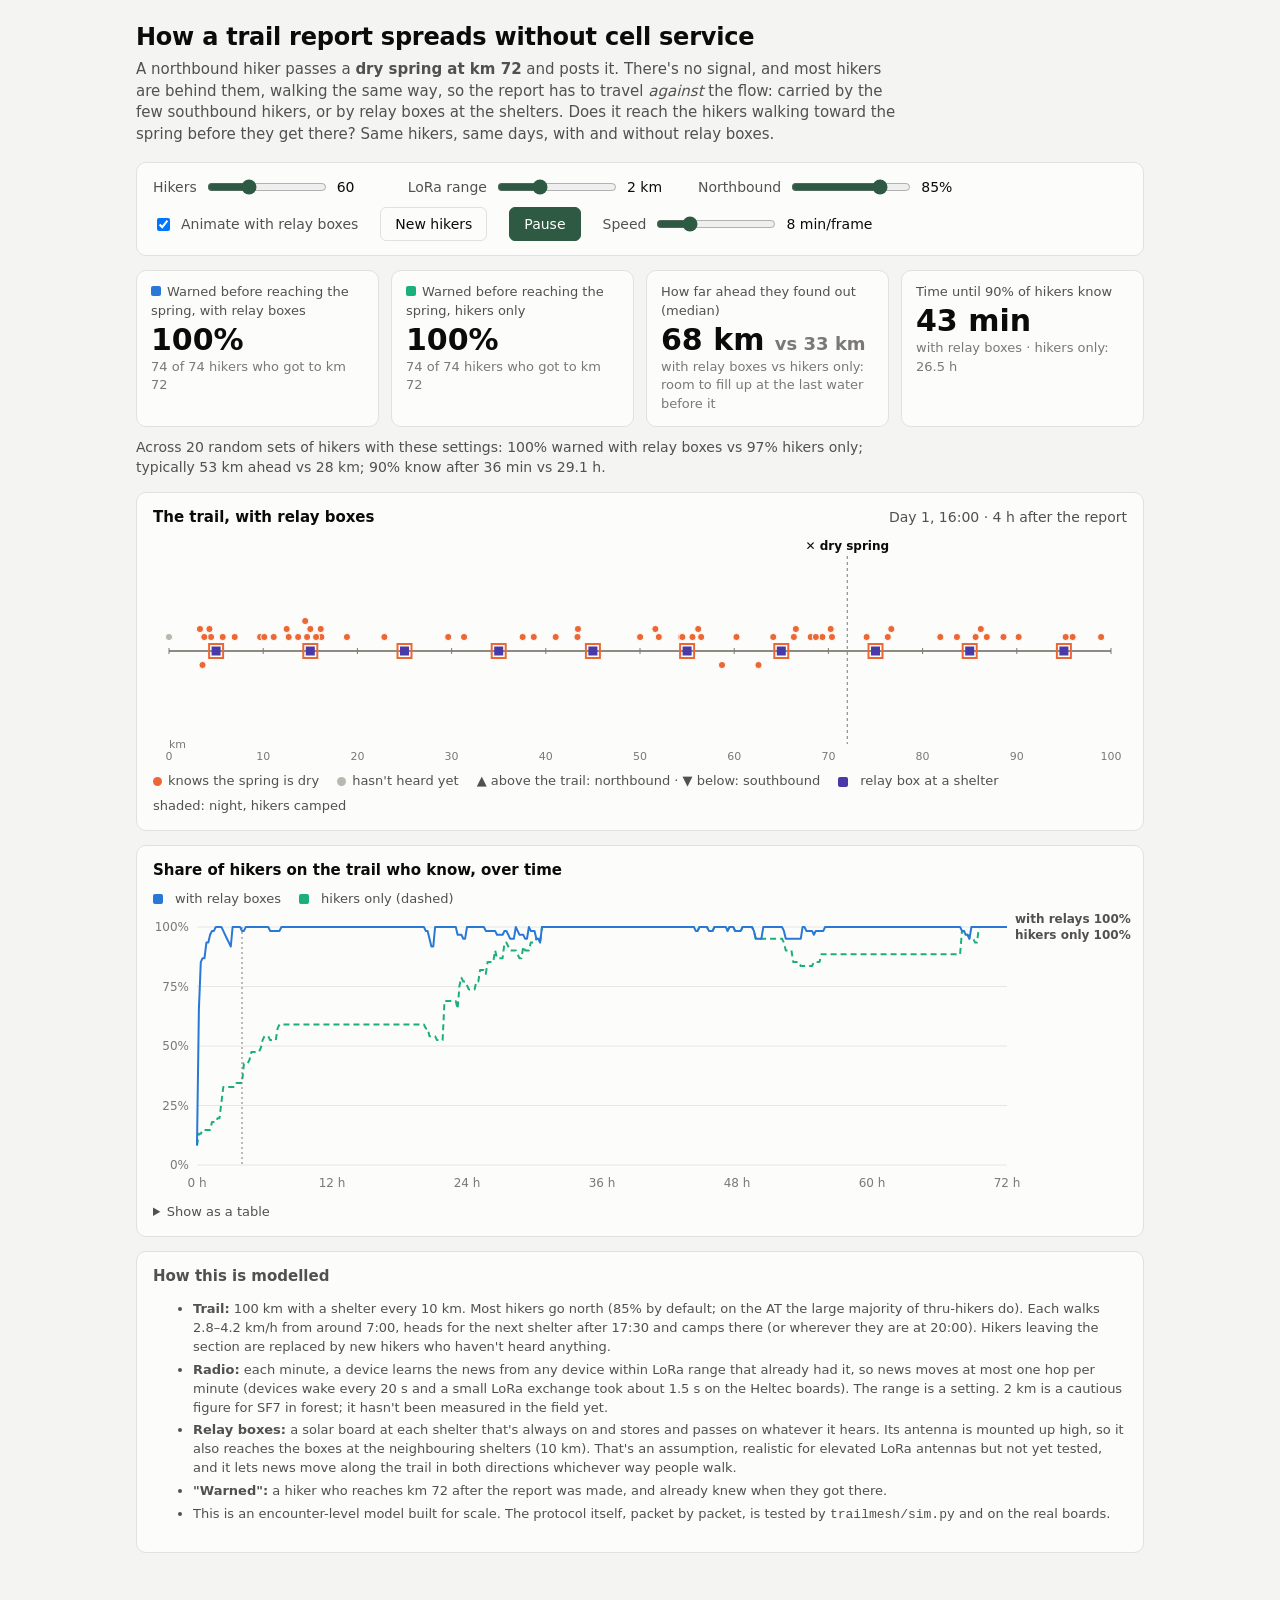
<file: mesh/web/propagation.html>
<!doctype html>
<html lang="en">
<head>
<meta charset="utf-8">
<meta name="viewport" content="width=device-width, initial-scale=1">
<title>Trail News Spread</title>
<!--
  How one trail report spreads hiker to hiker, with and without relay boxes at shelters.

  Encounter-level model, not the packet-level simulator (trailmesh/sim.py): over days
  and dozens of hikers, what matters is who is within radio range of whom. Two devices
  in range sync; on the real Heltec boards a LoRa exchange of a small update took
  ~1.5 s, while hikers stay in range of each other for minutes to hours, so an
  encounter in range = the update moves. Everything runs in this page; open it directly.
-->
<style>
  :root {
    color-scheme: light;
    --surface-0: #f4f4f2;
    --surface-1: #fcfcfb;
    --border: #e2e1dc;
    --text-primary: #0b0b0b;
    --text-secondary: #52514e;
    --text-muted: #7a7974;
    --grid: #e7e6e1;
    --trail: #8d8a80;
    --night: rgba(30, 40, 70, 0.07);
    --series-1: #2a78d6;   /* with relay boxes */
    --series-2: #1baf7a;   /* without relay boxes */
    --informed: #eb6834;   /* hiker knows about the dry spring */
    --uninformed: #b9b7ae;
    --relay: #4a3aa7;
    --accent: #2e5a43;
  }
  @media (prefers-color-scheme: dark) {
    :root:not([data-theme="light"]) {
      color-scheme: dark;
      --surface-0: #121211;
      --surface-1: #1a1a19;
      --border: #33322f;
      --text-primary: #ffffff;
      --text-secondary: #c3c2b7;
      --text-muted: #8f8e86;
      --grid: #2c2b28;
      --trail: #77756c;
      --night: rgba(120, 140, 220, 0.08);
      --series-1: #3987e5;
      --series-2: #199e70;
      --informed: #d95926;
      --uninformed: #5f5e58;
      --relay: #9085e9;
      --accent: #6fb38b;
    }
  }
  :root[data-theme="dark"] {
    color-scheme: dark;
    --surface-0: #121211; --surface-1: #1a1a19; --border: #33322f;
    --text-primary: #ffffff; --text-secondary: #c3c2b7; --text-muted: #8f8e86;
    --grid: #2c2b28; --trail: #77756c; --night: rgba(120, 140, 220, 0.08);
    --series-1: #3987e5; --series-2: #199e70; --informed: #d95926; --uninformed: #5f5e58;
    --relay: #9085e9; --accent: #6fb38b;
  }

  * { box-sizing: border-box; }
  body {
    margin: 0;
    background: var(--surface-0);
    color: var(--text-primary);
    font: 15px/1.45 system-ui, -apple-system, "Segoe UI", sans-serif;
  }
  main { max-width: 1040px; margin: 0 auto; padding: 20px 16px 40px; }
  h1 { font-size: 24px; margin: 0 0 4px; letter-spacing: -0.01em; }
  .lede { color: var(--text-secondary); margin: 0 0 16px; max-width: 760px; }
  .card {
    background: var(--surface-1);
    border: 1px solid var(--border);
    border-radius: 10px;
    padding: 14px 16px;
    margin-bottom: 14px;
  }
  .card h2 { font-size: 15px; margin: 0 0 8px; }

  .controls { display: flex; flex-wrap: wrap; gap: 10px 22px; align-items: center; }
  .controls label { display: flex; align-items: center; gap: 8px; color: var(--text-secondary); font-size: 14px; }
  .controls input[type="range"] { width: 120px; accent-color: var(--accent); }
  .controls output { color: var(--text-primary); font-variant-numeric: tabular-nums; min-width: 3.5em; }
  button {
    font: inherit; font-size: 14px;
    padding: 6px 14px;
    border-radius: 6px;
    border: 1px solid var(--border);
    background: var(--surface-1);
    color: var(--text-primary);
    cursor: pointer;
  }
  button.primary { background: var(--accent); border-color: var(--accent); color: #fff; }

  .tiles { display: grid; grid-template-columns: repeat(auto-fit, minmax(220px, 1fr)); gap: 12px; }
  .tile { background: var(--surface-1); border: 1px solid var(--border); border-radius: 10px; padding: 12px 14px; }
  .tile .k { font-size: 13px; color: var(--text-secondary); }
  .tile .v { font-size: 30px; font-weight: 650; font-variant-numeric: tabular-nums; line-height: 1.15; margin-top: 2px; }
  .tile .s { font-size: 13px; color: var(--text-muted); }
  .swatch { display: inline-block; width: 10px; height: 10px; border-radius: 2px; margin-right: 6px; vertical-align: baseline; }

  .trail-head { display: flex; justify-content: space-between; align-items: baseline; gap: 12px; flex-wrap: wrap; }
  #clock { font-variant-numeric: tabular-nums; color: var(--text-secondary); font-size: 14px; }
  #trail { width: 100%; height: 230px; display: block; }
  .legend { display: flex; flex-wrap: wrap; gap: 6px 18px; font-size: 13px; color: var(--text-secondary); margin-top: 6px; }
  .legend span { display: inline-flex; align-items: center; gap: 6px; }
  .dot { width: 9px; height: 9px; border-radius: 50%; display: inline-block; }

  .chart-wrap { position: relative; }
  #chart { width: 100%; height: 280px; display: block; overflow: visible; }
  #chart .gridline { stroke: var(--grid); stroke-width: 1; }
  #chart .axis-label { fill: var(--text-muted); font-size: 12px; }
  #chart .direct-label { fill: var(--text-secondary); font-size: 12px; font-weight: 600; }
  #tooltip {
    position: absolute; pointer-events: none;
    background: var(--surface-1); border: 1px solid var(--border); border-radius: 6px;
    padding: 6px 9px; font-size: 13px; box-shadow: 0 2px 8px rgba(0,0,0,0.12);
    white-space: nowrap; display: none;
  }
  details { margin-top: 8px; font-size: 13px; color: var(--text-secondary); }
  table { border-collapse: collapse; margin-top: 6px; font-variant-numeric: tabular-nums; }
  th, td { padding: 3px 12px 3px 0; text-align: right; border-bottom: 1px solid var(--border); }
  th:first-child, td:first-child { text-align: left; }
  .notes { font-size: 13px; color: var(--text-secondary); }
  .notes li { margin-bottom: 4px; }
</style>
</head>
<body>
<main>
  <h1>How a trail report spreads without cell service</h1>
  <p class="lede">A northbound hiker passes a <strong>dry spring at km 72</strong> and posts it. There's no signal,
    and most hikers are behind them, walking the same way, so the report has to travel <em>against</em> the flow:
    carried by the few southbound hikers, or by relay boxes at the shelters. Does it reach the hikers walking
    toward the spring before they get there? Same hikers, same days, with and without relay boxes.</p>

  <div class="card controls" role="group" aria-label="Simulation settings">
    <label>Hikers <input id="hikers" type="range" min="15" max="150" step="5" value="60"><output id="hikers-out">60</output></label>
    <label>LoRa range <input id="range" type="range" min="0.5" max="5" step="0.25" value="2"><output id="range-out">2 km</output></label>
    <label>Northbound <input id="nobo" type="range" min="50" max="95" step="5" value="85"><output id="nobo-out">85%</output></label>
    <label><input id="relays" type="checkbox" checked> Animate with relay boxes</label>
    <button id="reroll" type="button">New hikers</button>
    <button id="play" type="button" class="primary">Pause</button>
    <label>Speed <input id="speed" type="range" min="1" max="30" step="1" value="8"><output id="speed-out">8 min/frame</output></label>
  </div>

  <div class="tiles" id="tiles"></div>
  <p id="averages" class="lede" style="margin:10px 0 0;font-size:14px"></p>

  <div class="card" style="margin-top:14px">
    <div class="trail-head">
      <h2 id="trail-title">The trail</h2>
      <span id="clock"></span>
    </div>
    <canvas id="trail" aria-label="Animated map of hikers on a 100 km trail"></canvas>
    <div class="legend">
      <span><i class="dot" style="background:var(--informed)"></i>knows the spring is dry</span>
      <span><i class="dot" style="background:var(--uninformed)"></i>hasn't heard yet</span>
      <span>▲ above the trail: northbound · ▼ below: southbound</span>
      <span><i class="swatch" style="background:var(--relay)"></i>relay box at a shelter</span>
      <span>shaded: night, hikers camped</span>
    </div>
  </div>

  <div class="card">
    <h2>Share of hikers on the trail who know, over time</h2>
    <div class="legend" style="margin:0 0 6px">
      <span><i class="swatch" style="background:var(--series-1)"></i>with relay boxes</span>
      <span><i class="swatch" style="background:var(--series-2)"></i>hikers only (dashed)</span>
    </div>
    <div class="chart-wrap">
      <svg id="chart" role="img" aria-label="Line chart: percent of hikers who know about the dry spring over 72 hours, with and without relay boxes"></svg>
      <div id="tooltip"></div>
    </div>
    <details>
      <summary>Show as a table</summary>
      <table id="data-table"></table>
    </details>
  </div>

  <div class="card notes">
    <h2>How this is modelled</h2>
    <ul>
      <li><strong>Trail:</strong> 100 km with a shelter every 10 km. Most hikers go north (85% by default; on the AT
        the large majority of thru-hikers do). Each walks 2.8–4.2 km/h from around 7:00,
        heads for the next shelter after 17:30 and camps there (or wherever they are at 20:00). Hikers leaving the section are replaced by new
        hikers who haven't heard anything.</li>
      <li><strong>Radio:</strong> each minute, a device learns the news from any device within LoRa range that already had it,
        so news moves at most one hop per minute (devices wake every 20 s and a small LoRa exchange took about 1.5 s on the Heltec boards). The range is a setting. 2 km is a cautious figure for SF7 in forest; it hasn't been measured in the field yet.</li>
      <li><strong>Relay boxes:</strong> a solar board at each shelter that's always on and stores and passes on whatever it hears.
        Its antenna is mounted up high, so it also reaches the boxes at the neighbouring shelters (10 km). That's an assumption,
        realistic for elevated LoRa antennas but not yet tested, and it lets news move along the trail in both directions
        whichever way people walk.</li>
      <li><strong>"Warned":</strong> a hiker who reaches km 72 after the report was made, and already knew when they got there.</li>
      <li>This is an encounter-level model built for scale. The protocol itself, packet by packet, is tested by
        <code>trailmesh/sim.py</code> and on the real boards.</li>
    </ul>
  </div>
</main>

<script>
"use strict";
// ---- model ----------------------------------------------------------------------
const L = 100;                 // km of trail
const SHELTERS = Array.from({ length: 10 }, (_, i) => 5 + 10 * i);
const SPRING = 72;             // km of the dry spring
const START_HOUR = 12;         // the report is made on day 1 at noon, with everyone out walking
const HOURS = 72;
const DT = 1 / 60;             // one-minute steps, in hours
const STEPS = HOURS / DT;
const RELAY_LINK_KM = 10;     // relay boxes have antennas up high: each reaches the next shelter

function rng(seed) {           // mulberry32: same seed, same hikers, in both scenarios
  return function () {
    seed |= 0; seed = (seed + 0x6d2b79f5) | 0;
    let t = Math.imul(seed ^ (seed >>> 15), 1 | seed);
    t = (t + Math.imul(t ^ (t >>> 7), 61 | t)) ^ t;
    return ((t ^ (t >>> 14)) >>> 0) / 4294967296;
  };
}

function newHiker(rand, dir, pos) {
  return {
    dir, pos,
    speed: 2.8 + rand() * 1.4,
    startAt: 6.5 + rand() * 1.5,    // hour of day they start walking
    informed: false,
    camped: false,
    knewAt: null,                    // km from the spring when they learned
  };
}

// One run. Returns per-step history (for the animation) and the series/metrics.
function simulate({ hikers, rangeKm, relays, seed, record, noboShare }) {
  const rand = rng(seed);
  const hs = [];
  for (let i = 0; i < hikers; i++) {
    const dir = rand() < noboShare ? 1 : -1;
    hs.push(newHiker(rand, dir, rand() * L));
  }
  // The reporter: northbound, just past the spring, so walking away from the
  // northbound hikers behind who need the news (the usual case on a NOBO-heavy trail)
  const reporter = newHiker(rand, 1, SPRING + 0.2);
  reporter.informed = true;
  hs.push(reporter);
  const relayInformed = SHELTERS.map(() => false);

  const share = new Float32Array(STEPS + 1);
  const hist = record ? [] : null;
  let arrived = 0, warned = 0;
  const leadKm = [];

  for (let step = 0; step <= STEPS; step++) {
    const hourOfDay = (START_HOUR + step * DT) % 24;

    // 1. radio: a device learns from any device within range that already knew at the
    //    start of this minute. One hop per minute: real devices wake every 20 s and an
    //    exchange takes seconds, so news can't race down a long chain in an instant.
    const nodes = hs.map((h, i) => ({ pos: h.pos, i, knew: h.informed }));
    if (relays) SHELTERS.forEach((pos, r) => nodes.push({ pos, r, knew: relayInformed[r] }));
    nodes.sort((a, b) => a.pos - b.pos);
    const learns = new Array(nodes.length).fill(false);
    let lastKnew = -Infinity;                      // sweep right: nearest informer to the left
    for (let k = 0; k < nodes.length; k++) {
      if (nodes[k].pos - lastKnew <= rangeKm) learns[k] = true;
      if (nodes[k].knew) lastKnew = nodes[k].pos;
    }
    lastKnew = Infinity;                           // sweep left: nearest informer to the right
    for (let k = nodes.length - 1; k >= 0; k--) {
      if (lastKnew - nodes[k].pos <= rangeKm) learns[k] = true;
      if (nodes[k].knew) lastKnew = nodes[k].pos;
    }
    // relay boxes also hear each other (shelters RELAY_LINK_KM apart)
    const relayKnew = relayInformed.slice();
    if (relays) {
      for (let r = 0; r < SHELTERS.length; r++) {
        const near = [r - 1, r + 1].some((q) => relayKnew[q] && Math.abs(SHELTERS[q] - SHELTERS[r]) <= RELAY_LINK_KM);
        if (near) relayInformed[r] = true;
      }
    }
    for (let k = 0; k < nodes.length; k++) {
      const n = nodes[k];
      if (!learns[k] || n.knew) continue;
      if (n.r !== undefined) relayInformed[n.r] = true;
      else {
        const h = hs[n.i];
        h.informed = true;
        h.knewAt = (SPRING - h.pos) * h.dir;   // km still to go to the spring (negative: already past)
      }
    }

    let known = 0;
    for (const h of hs) if (h.informed) known++;
    share[step] = known / hs.length;
    if (hist) hist.push({ pos: Float32Array.from(hs, (h) => h.pos), dir: Int8Array.from(hs, (h) => h.dir),
                          inf: Uint8Array.from(hs, (h) => h.informed), relays: relayInformed.slice() });
    if (step === STEPS) break;

    // 2. walk
    const night = hourOfDay >= 20 || hourOfDay < 6;
    if (hourOfDay < 6.1) for (const h of hs) h.camped = false;   // new day
    for (let i = 0; i < hs.length; i++) {
      const h = hs[i];
      if (night || h.camped || hourOfDay < h.startAt) continue;
      const before = h.pos;
      let next = h.pos + h.dir * h.speed * DT;
      if (hourOfDay >= 17.5) {            // evening: stop at the next shelter
        const shelter = h.dir > 0 ? SHELTERS.find((s) => s > before - 1e-9) : [...SHELTERS].reverse().find((s) => s < before + 1e-9);
        if (shelter !== undefined && (next - shelter) * h.dir >= 0) { next = shelter; h.camped = true; }
      }
      h.pos = next;
      // reaching the spring
      if ((before - SPRING) * (next - SPRING) <= 0 && before !== SPRING && h !== reporter) {
        arrived++;
        if (h.informed) { warned++; leadKm.push(h.knewAt ?? 0); }
      }
      // leaving the section: a new hiker who hasn't heard anything steps on at that end
      if (h.pos > L || h.pos < 0) {
        const fresh = newHiker(rand, h.dir, h.dir > 0 ? 0 : L);
        fresh.startAt = h.startAt;
        hs[i] = fresh;
      }
    }
  }
  leadKm.sort((a, b) => a - b);
  return {
    share, hist, arrived, warned,
    medianLeadKm: leadKm.length ? leadKm[Math.floor(leadKm.length / 2)] : null,
    t90: (() => { const i = share.findIndex((v) => v >= 0.9); return i < 0 ? null : i * DT; })(),
  };
}

// ---- state & controls -------------------------------------------------------------
const $ = (id) => document.getElementById(id);
const css = (name) => getComputedStyle(document.documentElement).getPropertyValue(name).trim();
let seed = 7;
let runs = null;       // {with, without}
let frame = 0;         // animation step
let playing = !window.matchMedia("(prefers-reduced-motion: reduce)").matches;

function settings() {
  return { hikers: +$("hikers").value, rangeKm: +$("range").value, noboShare: +$("nobo").value / 100, seed };
}

function recompute() {
  const s = settings();
  const animRelays = $("relays").checked;
  runs = {
    with: simulate({ ...s, relays: true, record: animRelays }),
    without: simulate({ ...s, relays: false, record: !animRelays }),
  };
  renderTiles();
  renderAverages(s);
  renderChart();
  renderTable();
  drawTrail();
}

function pct(x) { return `${Math.round(x * 100)}%`; }
function fmtHours(h) { return h === null ? "not within 3 days" : h < 1 ? `${Math.round(h * 60)} min` : `${h.toFixed(1)} h`; }
function clockText(step) {
  const total = START_HOUR + step * DT;
  const day = Math.floor(total / 24) + 1;
  const h = Math.floor(total % 24), m = Math.round((total % 1) * 60) % 60;
  return `Day ${day}, ${String(h).padStart(2, "0")}:${String(m).padStart(2, "0")} · ${Math.floor(step * DT)} h after the report`;
}

function renderTiles() {
  const w = runs.with, wo = runs.without;
  const warnedShare = (r) => (r.arrived ? r.warned / r.arrived : 0);
  const tile = (k, v, s, color) => `<div class="tile"><div class="k">${color ? `<i class="swatch" style="background:${color}"></i>` : ""}${k}</div><div class="v">${v}</div><div class="s">${s}</div></div>`;
  const lead = (r) => (r.medianLeadKm === null ? "–" : `${Math.round(r.medianLeadKm)} km`);
  $("tiles").innerHTML =
    tile("Warned before reaching the spring, with relay boxes", pct(warnedShare(w)),
         `${w.warned} of ${w.arrived} hikers who got to km 72`, "var(--series-1)") +
    tile("Warned before reaching the spring, hikers only", pct(warnedShare(wo)),
         `${wo.warned} of ${wo.arrived} hikers who got to km 72`, "var(--series-2)") +
    tile("How far ahead they found out (median)", `${lead(w)} <span style="font-size:18px;color:var(--text-muted)">vs ${lead(wo)}</span>`,
         "with relay boxes vs hikers only: room to fill up at the last water before it") +
    tile("Time until 90% of hikers know", fmtHours(w.t90), `with relay boxes · hikers only: ${fmtHours(wo.t90)}`);
}

// The tiles show the run being animated; this line averages many random sets of hikers
function renderAverages(s) {
  const N = 20, acc = { ww: 0, wwo: 0, lw: [], lwo: [], tw: [], two: [] };
  for (let k = 0; k < N; k++) {
    const opts = { ...s, seed: 1000 + k, record: false };
    const w = simulate({ ...opts, relays: true }), wo = simulate({ ...opts, relays: false });
    acc.ww += w.arrived ? w.warned / w.arrived : 0; acc.wwo += wo.arrived ? wo.warned / wo.arrived : 0;
    if (w.medianLeadKm !== null) acc.lw.push(w.medianLeadKm);
    if (wo.medianLeadKm !== null) acc.lwo.push(wo.medianLeadKm);
    acc.tw.push(w.t90 ?? Infinity); acc.two.push(wo.t90 ?? Infinity);
  }
  const med = (a) => { const b = [...a].sort((x, y) => x - y); return b[Math.floor(b.length / 2)]; };
  const hrs = (h) => (h === Infinity ? "over 3 days" : fmtHours(h));
  $("averages").textContent =
    `Across ${N} random sets of hikers with these settings: ${pct(acc.ww / N)} warned with relay boxes vs ${pct(acc.wwo / N)} hikers only; ` +
    `typically ${Math.round(med(acc.lw))} km ahead vs ${Math.round(med(acc.lwo))} km; 90% know after ${hrs(med(acc.tw))} vs ${hrs(med(acc.two))}.`;
}

// ---- trail animation ------------------------------------------------------------------
function drawTrail() {
  const canvas = $("trail");
  const dpr = window.devicePixelRatio || 1;
  const W = canvas.clientWidth, H = canvas.clientHeight;
  if (canvas.width !== Math.round(W * dpr)) { canvas.width = Math.round(W * dpr); canvas.height = Math.round(H * dpr); }
  const ctx = canvas.getContext("2d");
  ctx.setTransform(dpr, 0, 0, dpr, 0, 0);
  ctx.clearRect(0, 0, W, H);

  const animRelays = $("relays").checked;
  const run = animRelays ? runs.with : runs.without;
  const s = run.hist[Math.min(frame, run.hist.length - 1)];
  $("trail-title").textContent = animRelays ? "The trail, with relay boxes" : "The trail, hikers only";
  $("clock").textContent = clockText(frame);

  const padL = 16, padR = 16, y0 = H / 2;
  const x = (km) => padL + (km / L) * (W - padL - padR);

  // night
  const hourOfDay = (START_HOUR + frame * DT) % 24;
  if (hourOfDay >= 20 || hourOfDay < 6) { ctx.fillStyle = css("--night"); ctx.fillRect(0, 0, W, H); }

  // trail and km ticks
  ctx.strokeStyle = css("--trail"); ctx.lineWidth = 2;
  ctx.beginPath(); ctx.moveTo(x(0), y0); ctx.lineTo(x(L), y0); ctx.stroke();
  ctx.fillStyle = css("--text-muted"); ctx.font = "11px system-ui, sans-serif"; ctx.textAlign = "center";
  for (let km = 0; km <= L; km += 10) {
    ctx.fillRect(x(km) - 0.5, y0 - 3, 1, 6);
    ctx.fillText(`${km}`, x(km), H - 6);
  }
  ctx.textAlign = "left"; ctx.fillText("km", x(0), H - 18);

  // shelters / relay boxes
  SHELTERS.forEach((km, r) => {
    const size = 9;
    if (animRelays) {
      ctx.fillStyle = css("--relay");
      ctx.fillRect(x(km) - size / 2, y0 - size / 2, size, size);
      if (s.relays[r]) {   // a relay holding the report: ring in the informed colour
        ctx.strokeStyle = css("--informed"); ctx.lineWidth = 2;
        ctx.strokeRect(x(km) - size / 2 - 2.5, y0 - size / 2 - 2.5, size + 5, size + 5);
      }
    } else {
      ctx.strokeStyle = css("--trail"); ctx.lineWidth = 1.5;
      ctx.strokeRect(x(km) - size / 2, y0 - size / 2, size, size);
    }
  });

  // the spring
  ctx.fillStyle = css("--text-primary"); ctx.font = "600 12px system-ui, sans-serif"; ctx.textAlign = "center";
  ctx.fillText("✕ dry spring", x(SPRING), 14);
  ctx.strokeStyle = css("--text-muted"); ctx.setLineDash([3, 3]); ctx.lineWidth = 1;
  ctx.beginPath(); ctx.moveTo(x(SPRING), 20); ctx.lineTo(x(SPRING), H - 22); ctx.stroke(); ctx.setLineDash([]);

  // hikers: northbound above the trail, southbound below; stacked when camped together
  const lanes = new Map();
  const order = Array.from(s.pos.keys()).sort((a, b) => s.inf[a] - s.inf[b]);   // informed drawn on top
  for (const i of order) {
    const px = x(s.pos[i]);
    const key = `${s.dir[i]}:${Math.round(px / 7)}`;
    const lane = lanes.get(key) || 0;
    lanes.set(key, lane + 1);
    const py = y0 - s.dir[i] * (14 + lane * 8);
    ctx.fillStyle = s.inf[i] ? css("--informed") : css("--uninformed");
    ctx.beginPath(); ctx.arc(px, py, 3.6, 0, Math.PI * 2); ctx.fill();
    ctx.strokeStyle = css("--surface-1"); ctx.lineWidth = 1; ctx.stroke();
  }
  movePlayhead();
}

// ---- chart ---------------------------------------------------------------------------
const CH = { padL: 44, padR: 120, padT: 12, padB: 30 };
let chartGeom = null;

function renderChart() {
  const svg = $("chart");
  const W = svg.clientWidth || 800, H = svg.clientHeight || 280;
  svg.setAttribute("viewBox", `0 0 ${W} ${H}`);
  const x = (h) => CH.padL + (h / HOURS) * (W - CH.padL - CH.padR);
  const y = (v) => CH.padT + (1 - v) * (H - CH.padT - CH.padB);
  chartGeom = { W, H, x, y };

  let out = "";
  for (const v of [0, 0.25, 0.5, 0.75, 1]) {
    out += `<line class="gridline" x1="${CH.padL}" x2="${W - CH.padR}" y1="${y(v)}" y2="${y(v)}"/>`;
    out += `<text class="axis-label" x="${CH.padL - 8}" y="${y(v) + 4}" text-anchor="end">${v * 100}%</text>`;
  }
  for (let h = 0; h <= HOURS; h += 12) {
    out += `<text class="axis-label" x="${x(h)}" y="${H - 8}" text-anchor="middle">${h} h</text>`;
  }
  const path = (share) => {
    let d = "";
    for (let step = 0; step <= STEPS; step += 10) d += `${d ? "L" : "M"}${x(step * DT).toFixed(1)},${y(share[step]).toFixed(1)}`;
    return d;
  };
  const end = (share) => share[STEPS];
  out += `<path d="${path(runs.without.share)}" fill="none" stroke="var(--series-2)" stroke-width="2" stroke-dasharray="6 4" stroke-linejoin="round"/>`;
  out += `<path d="${path(runs.with.share)}" fill="none" stroke="var(--series-1)" stroke-width="2" stroke-linejoin="round"/>`;
  // direct labels at the line ends, nudged apart if they'd collide
  let yw = y(end(runs.with.share)), ywo = y(end(runs.without.share));
  if (Math.abs(yw - ywo) < 16) {   // too close: the higher-or-equal line's label on top
    const mid = (yw + ywo) / 2, relaysOnTop = yw <= ywo;
    yw = mid + (relaysOnTop ? -8 : 8);
    ywo = mid + (relaysOnTop ? 8 : -8);
  }
  out += `<text class="direct-label" x="${W - CH.padR + 8}" y="${yw + 4}">with relays ${pct(end(runs.with.share))}</text>`;
  out += `<text class="direct-label" x="${W - CH.padR + 8}" y="${ywo + 4}">hikers only ${pct(end(runs.without.share))}</text>`;
  // playhead (the animation's current time) and hover crosshair
  out += `<line id="playhead" y1="${CH.padT}" y2="${H - CH.padB}" stroke="var(--text-muted)" stroke-width="1" stroke-dasharray="2 3"/>`;
  out += `<line id="crosshair" y1="${CH.padT}" y2="${H - CH.padB}" stroke="var(--text-secondary)" stroke-width="1" visibility="hidden"/>`;
  out += `<circle id="hover-with" r="4.5" fill="var(--series-1)" stroke="var(--surface-1)" stroke-width="2" visibility="hidden"/>`;
  out += `<circle id="hover-without" r="4.5" fill="var(--series-2)" stroke="var(--surface-1)" stroke-width="2" visibility="hidden"/>`;
  out += `<rect id="hit" x="${CH.padL}" y="${CH.padT}" width="${W - CH.padL - CH.padR}" height="${H - CH.padT - CH.padB}" fill="transparent"/>`;
  svg.innerHTML = out;
  movePlayhead();

  const hit = $("hit"), tip = $("tooltip");
  const hide = () => { ["crosshair", "hover-with", "hover-without"].forEach((id) => $(id).setAttribute("visibility", "hidden")); tip.style.display = "none"; };
  hit.addEventListener("mouseleave", hide);
  hit.addEventListener("mousemove", (e) => {
    const rect = svg.getBoundingClientRect();
    const px = (e.clientX - rect.left) * (W / rect.width);
    const h = Math.max(0, Math.min(HOURS, ((px - CH.padL) / (W - CH.padL - CH.padR)) * HOURS));
    const step = Math.round(h / DT);
    const vw = runs.with.share[step], vwo = runs.without.share[step];
    $("crosshair").setAttribute("x1", x(h)); $("crosshair").setAttribute("x2", x(h)); $("crosshair").setAttribute("visibility", "visible");
    for (const [id, v] of [["hover-with", vw], ["hover-without", vwo]]) {
      $(id).setAttribute("cx", x(h)); $(id).setAttribute("cy", y(v)); $(id).setAttribute("visibility", "visible");
    }
    tip.innerHTML = `<div style="color:var(--text-secondary)">${clockText(step)}</div>
      <div><i class="swatch" style="background:var(--series-1)"></i>with relays <b>${pct(vw)}</b></div>
      <div><i class="swatch" style="background:var(--series-2)"></i>hikers only <b>${pct(vwo)}</b></div>`;
    tip.style.display = "block";
    const left = (x(h) / W) * rect.width;
    tip.style.left = `${Math.min(left + 12, rect.width - tip.offsetWidth - 4)}px`;
    tip.style.top = "8px";
  });
}

function movePlayhead() {
  if (!chartGeom || !$("playhead")) return;
  const px = chartGeom.x(frame * DT);
  $("playhead").setAttribute("x1", px); $("playhead").setAttribute("x2", px);
}

function renderTable() {
  let html = "<tr><th>Hours after the report</th><th>With relay boxes</th><th>Hikers only</th></tr>";
  for (let h = 0; h <= HOURS; h += 6) {
    const step = Math.round(h / DT);
    html += `<tr><td>${h} h</td><td>${pct(runs.with.share[step])}</td><td>${pct(runs.without.share[step])}</td></tr>`;
  }
  $("data-table").innerHTML = html;
}

// ---- wiring ------------------------------------------------------------------------------
function bindRange(id, fmt) {
  const input = $(id), out = $(`${id}-out`);
  const show = () => { out.textContent = fmt(+input.value); };
  input.addEventListener("input", show); show();
  return input;
}
bindRange("hikers", (v) => `${v}`).addEventListener("change", () => { frame = 0; recompute(); });
bindRange("range", (v) => `${v} km`).addEventListener("change", () => { frame = 0; recompute(); });
bindRange("nobo", (v) => `${v}%`).addEventListener("change", () => { frame = 0; recompute(); });
bindRange("speed", (v) => `${v} min/frame`);
$("relays").addEventListener("change", () => recompute());
$("reroll").addEventListener("click", () => { seed += 1; frame = 0; recompute(); });
$("play").addEventListener("click", () => {
  playing = !playing;
  $("play").textContent = playing ? "Pause" : "Play";
  if (playing && frame >= STEPS) frame = 0;
});
$("play").textContent = playing ? "Pause" : "Play";

let last = 0;
function tick(t) {
  if (playing && t - last > 40) {      // ~25 frames a second
    last = t;
    frame = Math.min(STEPS, frame + +$("speed").value);
    if (frame >= STEPS) { playing = false; $("play").textContent = "Replay"; }
    drawTrail();
  }
  requestAnimationFrame(tick);
}
window.addEventListener("resize", () => { renderChart(); drawTrail(); });
window.matchMedia("(prefers-color-scheme: dark)").addEventListener("change", () => { renderChart(); drawTrail(); });

recompute();
requestAnimationFrame(tick);
</script>
</body>
</html>
</file>
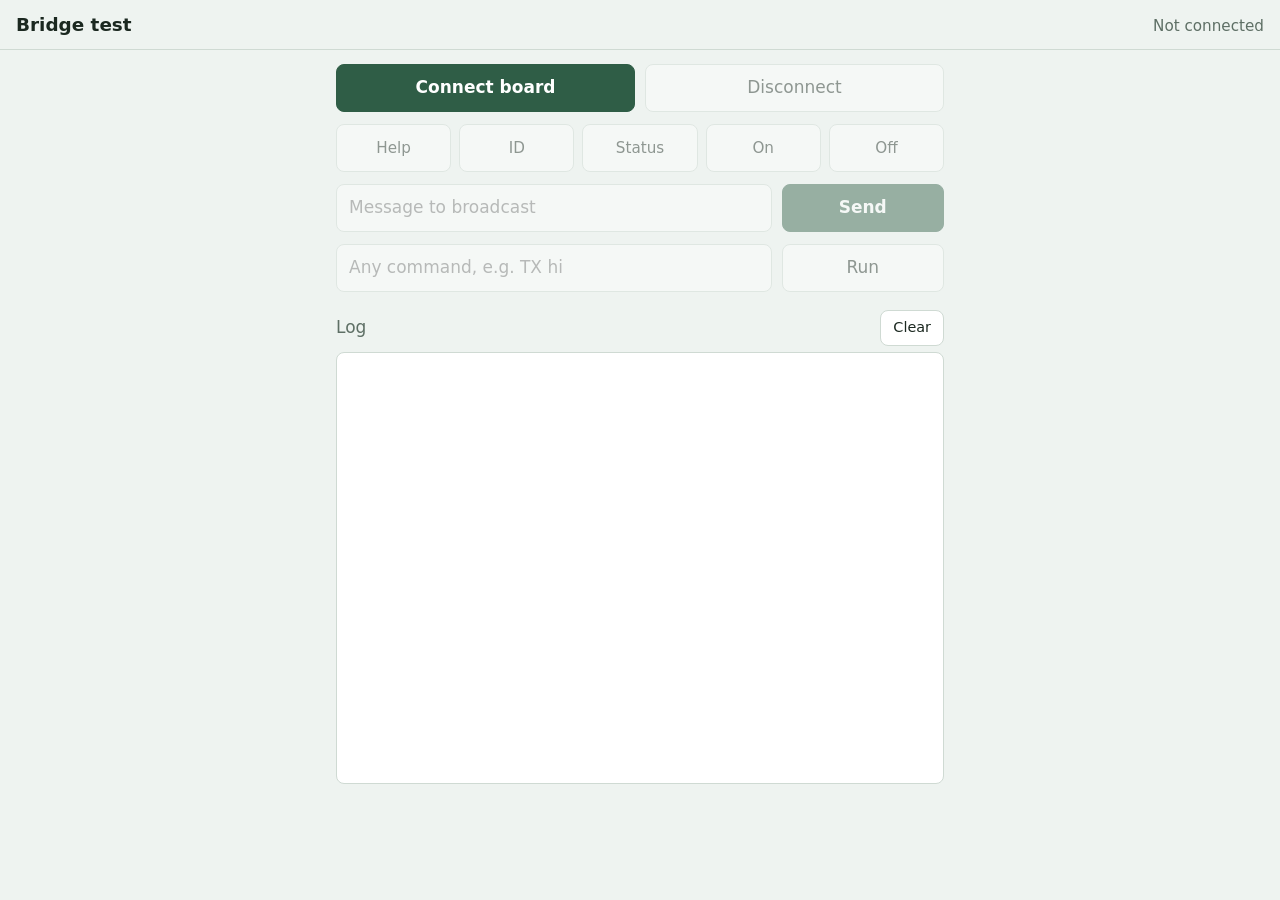
<file: mesh/web/serial-test-mobile.html>
<!DOCTYPE html>
<html lang="en">
<head>
<meta charset="utf-8">
<meta name="viewport" content="width=device-width, initial-scale=1, viewport-fit=cover">
<title>Bridge test (mobile)</title>
<style>
  :root {
    --bg: #eef3f0;
    --panel: #ffffff;
    --ink: #1b2820;
    --muted: #5e6f65;
    --line: #cfdad3;
    --pine: #2f5d46;
    --pine-ink: #ffffff;
    --rx: #1d6a86;
    --tx: #2f5d46;
    --err: #b3261e;
  }
  @media (prefers-color-scheme: dark) {
    :root {
      color-scheme: dark;
      --bg: #121815;
      --panel: #1b231f;
      --ink: #e3ebe6;
      --muted: #91a399;
      --line: #2e3a34;
      --pine: #72b592;
      --pine-ink: #0f241a;
      --rx: #80c6de;
      --tx: #92d3af;
      --err: #f28a82;
    }
  }
  * { box-sizing: border-box; }
  html, body { margin: 0; }
  body {
    background: var(--bg);
    color: var(--ink);
    font: 17px/1.45 system-ui, -apple-system, "Segoe UI", Roboto, sans-serif;
    padding-bottom: env(safe-area-inset-bottom, 0px);
  }
  header {
    position: sticky;
    top: 0;
    z-index: 2;
    background: var(--bg);
    padding: calc(12px + env(safe-area-inset-top, 0px)) 16px 10px;
    border-bottom: 1px solid var(--line);
    display: flex;
    align-items: baseline;
    justify-content: space-between;
    gap: 12px;
  }
  h1 { font-size: 1.15rem; margin: 0; }
  #status { color: var(--muted); font-size: 0.95rem; }
  #status.on { color: var(--pine); font-weight: 600; }
  main { max-width: 640px; margin: 0 auto; padding: 14px 16px 24px; }
  .row { display: flex; gap: 10px; margin-bottom: 12px; }
  .row > * { flex: 1; }
  .cmds { display: grid; grid-template-columns: repeat(5, 1fr); gap: 8px; margin-bottom: 12px; }
  button, input {
    font: inherit;
    min-height: 48px;
    border-radius: 8px;
    border: 1px solid var(--line);
    background: var(--panel);
    color: var(--ink);
    padding: 0 12px;
  }
  .cmds button { padding: 0 4px; font-size: 0.95rem; }
  button { cursor: pointer; }
  button.primary { background: var(--pine); border-color: var(--pine); color: var(--pine-ink); font-weight: 600; }
  button:disabled, input:disabled { opacity: 0.45; cursor: not-allowed; }
  button:focus-visible, input:focus-visible { outline: 2px solid var(--pine); outline-offset: 2px; }
  form.row input { flex: 3; min-width: 0; }
  .logHead { display: flex; justify-content: space-between; align-items: center; margin: 18px 0 6px; color: var(--muted); }
  .logHead button { min-height: 36px; font-size: 0.9rem; }
  #log {
    background: var(--panel);
    border: 1px solid var(--line);
    border-radius: 8px;
    height: 48vh;
    min-height: 240px;
    overflow: auto;
    padding: 10px 12px;
    font: 13px/1.45 ui-monospace, Menlo, Consolas, monospace;
    white-space: pre-wrap;
    word-break: break-word;
  }
  .sent { color: var(--tx); }
  .rx { color: var(--rx); }
  .err { color: var(--err); }
  .muted { color: var(--muted); }
</style>
</head>
<body>
<header>
  <h1>Bridge test</h1>
  <span id="status">Not connected</span>
</header>

<main>
  <div class="row">
    <button class="primary" id="connect">Connect board</button>
    <button id="disconnect" disabled>Disconnect</button>
  </div>

  <div class="cmds">
    <button data-cmd="HELP" disabled>Help</button>
    <button data-cmd="ID" disabled>ID</button>
    <button data-cmd="STATUS" disabled>Status</button>
    <button data-cmd="ON" disabled>On</button>
    <button data-cmd="OFF" disabled>Off</button>
  </div>

  <form class="row" id="txForm">
    <input id="txText" placeholder="Message to broadcast" maxlength="250" autocomplete="off" disabled>
    <button class="primary" id="txBtn" disabled>Send</button>
  </form>

  <form class="row" id="rawForm">
    <input id="rawText" placeholder="Any command, e.g. TX hi" autocomplete="off" autocapitalize="off" disabled>
    <button id="rawBtn" disabled>Run</button>
  </form>

  <div class="logHead">
    <span>Log</span>
    <button id="clear">Clear</button>
  </div>
  <div id="log" aria-live="polite"></div>
</main>

<script>
// Talks to firmware/espnow_bridge over WebUSB, for phones where Web Serial
// can't reach USB devices. Implements just enough of USB CDC-ACM (the standard
// USB serial class the Feather ESP32-S3's native USB uses) and of the Silicon Labs
// CP210x protocol (the USB-UART chip on the Heltec WiFi LoRa 32 V3) to send and receive bytes.

const VENDOR_IDS = [0x239a, 0x303a, 0x10c4];  // Adafruit, Espressif, Silicon Labs (CP210x)
const VID_SILABS = 0x10c4;
const BAUD = 460800;                  // matches espnow_bridge; native USB ignores it, CP210x needs it
const LINE_STATE = 0x03;              // DTR + RTS on, same as a desktop serial port open

// espnow_bridge binary messages (see trailmesh/espnow_serial.py)
const EVT_RECV = 0x81, EVT_INFO = 0x84, EVT_LOG = 0x85;
const SLIP_END = 0xC0, SLIP_ESC = 0xDB, SLIP_ESC_END = 0xDC, SLIP_ESC_ESC = 0xDD;
const STATUS_SIZE = 26;               // struct Status in the firmware: <BBiIIIII
const FRAME_TYPES = { 1: 'BEACON', 2: 'HELLO', 3: 'HELLO_ACK', 4: 'ACK', 5: 'INV', 6: 'WANT', 7: 'DATA', 8: 'DONE' };

let usb = null;   // { device, ctrlIf, dataIf, epIn, epOut }
const utf8 = new TextDecoder();
const encoder = new TextEncoder();

const logEl = document.getElementById('log');
const statusEl = document.getElementById('status');
const connectBtn = document.getElementById('connect');
const controls = document.querySelectorAll('[data-cmd], #txText, #txBtn, #rawText, #rawBtn, #disconnect');

// ---------- UI ----------

function log(text, cls) {
  const line = document.createElement('div');
  if (cls) line.className = cls;
  line.textContent = text;
  logEl.appendChild(line);
  logEl.scrollTop = logEl.scrollHeight;
}

function setConnected(on) {
  controls.forEach(el => el.disabled = !on);
  connectBtn.disabled = on;
  statusEl.textContent = on ? 'Connected' : 'Not connected';
  statusEl.classList.toggle('on', on);
}

// ---------- USB connection ----------

function findCdc(device) {
  let ctrlIf = null, data = null;
  for (const iface of device.configuration.interfaces) {
    const alt = iface.alternates[0];
    if (alt.interfaceClass === 2 && ctrlIf === null) ctrlIf = iface.interfaceNumber;
    if (alt.interfaceClass === 10 && data === null) {
      const epIn = alt.endpoints.find(e => e.type === 'bulk' && e.direction === 'in');
      const epOut = alt.endpoints.find(e => e.type === 'bulk' && e.direction === 'out');
      if (epIn && epOut) data = { dataIf: iface.interfaceNumber, epIn: epIn.endpointNumber, epOut: epOut.endpointNumber };
    }
  }
  if (data) return { kind: 'cdc', ctrlIf, ...data };
  if (device.vendorId !== VID_SILABS) return null;
  // CP210x: one vendor-class interface carries both the setup requests and the data.
  for (const iface of device.configuration.interfaces) {
    const alt = iface.alternates[0];
    const epIn = alt.endpoints.find(e => e.type === 'bulk' && e.direction === 'in');
    const epOut = alt.endpoints.find(e => e.type === 'bulk' && e.direction === 'out');
    if (alt.interfaceClass === 0xff && epIn && epOut) {
      return { kind: 'cp210x', ctrlIf: null, dataIf: iface.interfaceNumber, epIn: epIn.endpointNumber, epOut: epOut.endpointNumber };
    }
  }
  return null;
}

async function cp210xSetup(device, iface) {
  // Vendor requests from the CP210x interface spec (AN571): enable the UART, set the
  // baud rate and 8N1, then turn DTR and RTS off. The Heltec V3 wires DTR/RTS to the
  // chip's EN and IO0 pins for auto-flashing; with both off the board just runs.
  const out = (request, value, data) => device.controlTransferOut(
    { requestType: 'vendor', recipient: 'interface', request, value, index: iface }, data);
  const baud = new DataView(new ArrayBuffer(4));
  baud.setUint32(0, BAUD, true);
  await out(0x00, 0x0001);         // IFC_ENABLE
  await out(0x1e, 0, baud);        // SET_BAUDRATE
  await out(0x03, 0x0800);         // SET_LINE_CTL: 8 data bits, no parity, 1 stop bit
  await out(0x07, 0x0300);         // SET_MHS: DTR off, RTS off
}

async function connect() {
  let device;
  try {
    device = await navigator.usb.requestDevice({ filters: VENDOR_IDS.map(vendorId => ({ vendorId })) });
  } catch (e) {
    log('No board selected. If the list was empty, check the cable, the OTG adapter, and the phone\'s OTG setting.', 'muted');
    return;
  }

  try {
    await device.open();
    if (device.configuration === null) await device.selectConfiguration(1);
    const cdc = findCdc(device);
    if (!cdc) throw new Error('this device has no USB serial interface');
    if (cdc.ctrlIf !== null) await device.claimInterface(cdc.ctrlIf);
    await device.claimInterface(cdc.dataIf);

    if (cdc.kind === 'cp210x') {
      await cp210xSetup(device, cdc.dataIf);
    } else if (cdc.ctrlIf !== null) {
      try {
        // SET_LINE_CODING (baud, 1 stop bit, no parity, 8 data bits), then SET_CONTROL_LINE_STATE
        const coding = new DataView(new ArrayBuffer(7));
        coding.setUint32(0, BAUD, true);
        coding.setUint8(6, 8);
        await device.controlTransferOut(
          { requestType: 'class', recipient: 'interface', request: 0x20, value: 0, index: cdc.ctrlIf }, coding);
        await device.controlTransferOut(
          { requestType: 'class', recipient: 'interface', request: 0x22, value: LINE_STATE, index: cdc.ctrlIf });
      } catch (e) {
        log('Warning: could not set line state (' + e.message + '). Trying anyway.', 'muted');
      }
    }
    usb = { device, ...cdc };
  } catch (e) {
    log('Could not open the board: ' + e.message, 'err');
    if (/claim/i.test(e.message)) {
      log('Another app (or Android itself) is holding the board. Close other serial apps, unplug the board, and plug it back in.', 'err');
    }
    try { await device.close(); } catch {}
    return;
  }

  resetParser();
  setConnected(true);
  log('Connected to ' + (device.productName || 'board') + '. Tap ID to check it responds.');
  readLoop(usb);
}

async function readLoop(current) {
  while (usb === current) {
    try {
      const r = await current.device.transferIn(current.epIn, 512);
      if (r.status === 'stall') {
        await current.device.clearHalt('in', current.epIn);
        continue;
      }
      if (r.data && r.data.byteLength) {
        feed(new Uint8Array(r.data.buffer, r.data.byteOffset, r.data.byteLength));
      }
    } catch (e) {
      if (usb === current) {
        log('Connection lost: ' + e.message, 'err');
        usb = null;
        setConnected(false);
        try { await current.device.close(); } catch {}
      }
      return;
    }
  }
}

async function send(cmd) {
  if (!usb) return;
  try {
    await usb.device.transferOut(usb.epOut, encoder.encode(cmd + '\n'));
    log('> ' + cmd, 'sent');
  } catch (e) {
    log('Send failed: ' + e.message, 'err');
  }
}

async function disconnect() {
  const current = usb;
  if (!current) return;
  usb = null;   // stops the read loop
  setConnected(false);
  try { await current.device.close(); } catch (e) { log('Disconnect error: ' + e.message, 'err'); }
  log('Disconnected', 'muted');
}

// ---------- Incoming data: text lines and SLIP-framed binary messages ----------
// Same rule as the firmware: 0xC0 starts and ends a binary message, everything else is text.

const parser = { inFrame: false, esc: false, frame: [], text: [] };

function resetParser() {
  parser.inFrame = false;
  parser.esc = false;
  parser.frame = [];
  parser.text = [];
}

function feed(bytes) {
  for (const b of bytes) {
    if (b === SLIP_END) {
      if (parser.inFrame && parser.frame.length) {
        handleFrame(Uint8Array.from(parser.frame));
        parser.inFrame = false;
      } else {
        parser.inFrame = true;
      }
      parser.frame = [];
      parser.esc = false;
      continue;
    }
    if (parser.inFrame) {
      if (parser.esc) {
        parser.frame.push(b === SLIP_ESC_END ? SLIP_END : b === SLIP_ESC_ESC ? SLIP_ESC : b);
        parser.esc = false;
      } else if (b === SLIP_ESC) {
        parser.esc = true;
      } else {
        parser.frame.push(b);
      }
      continue;
    }
    if (b === 0x0A) {
      if (parser.text.length) handleLine(utf8.decode(Uint8Array.from(parser.text)));
      parser.text = [];
    } else if (b !== 0x0D) {
      parser.text.push(b);
    }
  }
}

function handleLine(line) {
  if (line.startsWith('RX ')) log(line, 'rx');
  else if (line.startsWith('ERR')) log(line, 'err');
  else if (line.startsWith('LOG ')) log(line, 'muted');
  else log(line);
}

function fmtMac(bytes) {
  return Array.from(bytes, b => b.toString(16).padStart(2, '0')).join(':');
}

function describePayload(p) {
  // trailmesh frames start with sender u32 LE, then a type byte (see wire.py)
  if (p.length >= 12 && FRAME_TYPES[p[4]]) {
    const sender = new DataView(p.buffer, p.byteOffset, 4).getUint32(0, true);
    return `trailmesh ${FRAME_TYPES[p[4]]} from ${sender} (${p.length} bytes)`;
  }
  return Array.from(p, b => (b >= 0x20 && b < 0x7f) ? String.fromCharCode(b) : '.').join('');
}

function handleFrame(m) {
  const type = m[0];
  if (type === EVT_LOG) {
    log('LOG ' + utf8.decode(m.subarray(1)), 'muted');
  } else if (type === EVT_RECV && m.length >= 8) {
    const rssi = (m[7] << 24) >> 24;
    log(`RX ${fmtMac(m.subarray(1, 7))} ${rssi} ${describePayload(m.subarray(8))}`, 'rx');
  } else if (type === EVT_INFO && m.length >= 7) {
    let s = 'INFO mac=' + fmtMac(m.subarray(1, 7));
    if (m.length >= 7 + STATUS_SIZE) {
      const v = new DataView(m.buffer, m.byteOffset + 7, STATUS_SIZE);
      s += ` radio=${v.getUint8(0) ? 'on' : 'off'} channel=${v.getUint8(1)} last_err=${v.getInt32(2, true)}` +
           ` sent=${v.getUint32(6, true)} send_errors=${v.getUint32(10, true)} received=${v.getUint32(14, true)}` +
           ` filtered=${v.getUint32(18, true)} dropped=${v.getUint32(22, true)}`;
    }
    log(s);
  } else {
    log('Unknown binary message 0x' + type.toString(16), 'muted');
  }
}

// ---------- Wiring ----------

connectBtn.onclick = connect;
document.getElementById('disconnect').onclick = disconnect;
document.getElementById('clear').onclick = () => { logEl.textContent = ''; };
document.querySelectorAll('[data-cmd]').forEach(btn => {
  btn.onclick = () => send(btn.dataset.cmd);
});

document.getElementById('txForm').onsubmit = e => {
  e.preventDefault();
  const input = document.getElementById('txText');
  if (input.value) { send('TX ' + input.value); input.value = ''; }
};

document.getElementById('rawForm').onsubmit = e => {
  e.preventDefault();
  const input = document.getElementById('rawText');
  if (input.value) { send(input.value); input.value = ''; }
};

if (!('usb' in navigator)) {
  connectBtn.disabled = true;
  log(window.isSecureContext
    ? 'This browser has no WebUSB. Use Chrome on Android.'
    : 'WebUSB needs a secure page. Open this over https or localhost, or add this address to Chrome\'s insecure-origin flag.', 'err');
} else {
  navigator.usb.addEventListener('disconnect', e => {
    if (usb && e.device === usb.device) {
      usb = null;
      setConnected(false);
      log('Board unplugged', 'err');
    }
  });
}
</script>
</body>
</html>
</file>
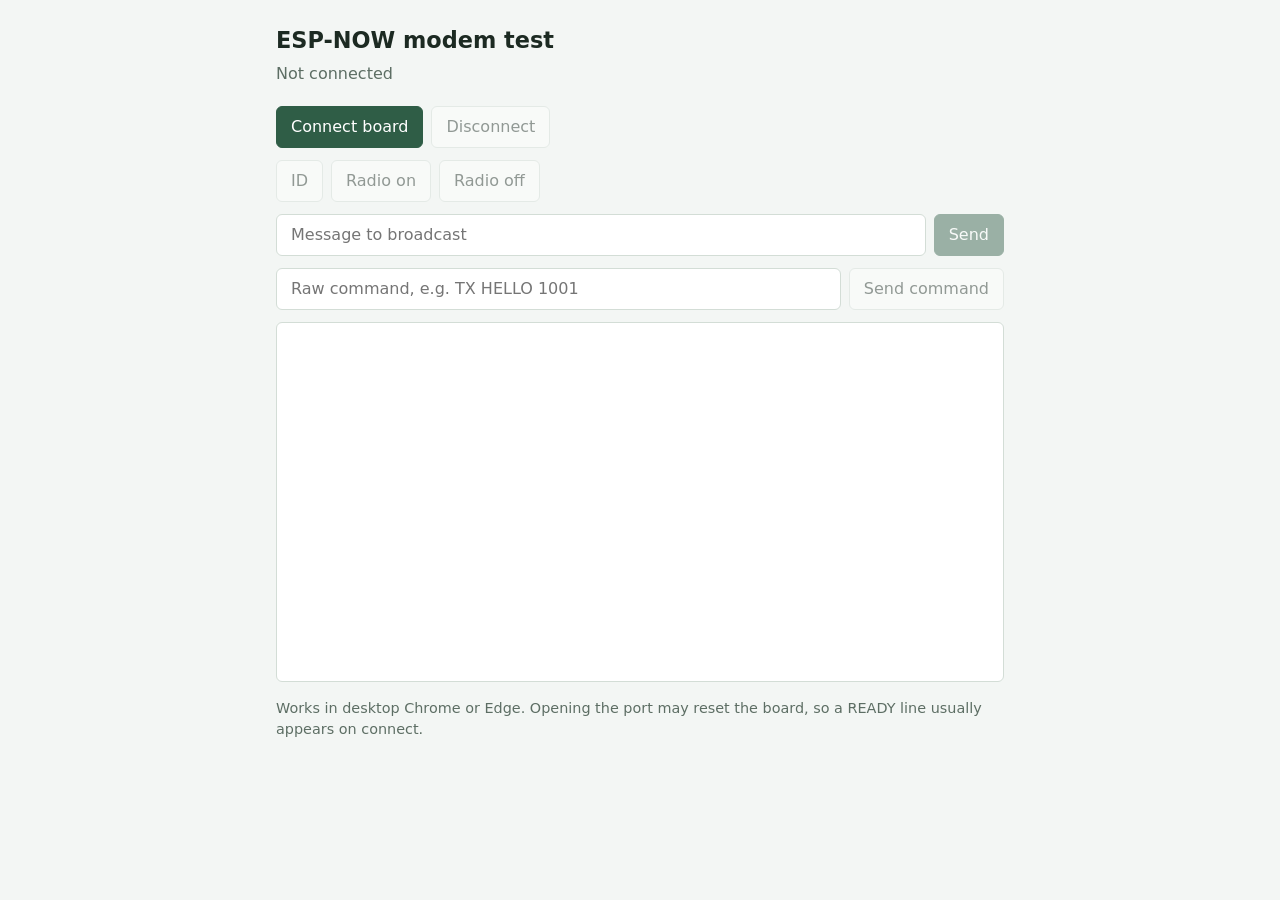
<file: mesh/web/serial-test.html>
<!DOCTYPE html>
<html lang="en">
<head>
<meta charset="utf-8">
<meta name="viewport" content="width=device-width, initial-scale=1">
<title>ESP-NOW modem test</title>
<style>
  :root {
    --bg: #f3f6f4;
    --panel: #ffffff;
    --ink: #1c2a22;
    --muted: #5d6e64;
    --line: #d3ddd6;
    --pine: #2f5d46;
    --pine-ink: #ffffff;
    --rx: #1f6f8b;
    --tx: #2f5d46;
    --err: #b3261e;
  }
  @media (prefers-color-scheme: dark) {
    :root {
      color-scheme: dark;
      --bg: #141a17;
      --panel: #1c2420;
      --ink: #e4ece7;
      --muted: #94a59b;
      --line: #2f3b35;
      --pine: #6fb28f;
      --pine-ink: #10261b;
      --rx: #7cc4dd;
      --tx: #8fd1ad;
      --err: #f2867e;
    }
  }
  * { box-sizing: border-box; }
  body {
    margin: 0;
    background: var(--bg);
    color: var(--ink);
    font: 16px/1.5 system-ui, -apple-system, "Segoe UI", Roboto, sans-serif;
  }
  main { max-width: 760px; margin: 0 auto; padding: 24px 16px; }
  h1 { font-size: 1.4rem; margin: 0 0 4px; }
  .status { color: var(--muted); margin: 0 0 20px; }
  .status.on { color: var(--pine); font-weight: 600; }
  .row { display: flex; gap: 8px; flex-wrap: wrap; margin-bottom: 12px; }
  button, input {
    font: inherit;
    border-radius: 6px;
    border: 1px solid var(--line);
    padding: 8px 14px;
    background: var(--panel);
    color: var(--ink);
  }
  button { cursor: pointer; }
  button.primary { background: var(--pine); color: var(--pine-ink); border-color: var(--pine); }
  button:disabled { opacity: 0.45; cursor: not-allowed; }
  button:focus-visible, input:focus-visible { outline: 2px solid var(--pine); outline-offset: 2px; }
  input { flex: 1; min-width: 180px; }
  #log {
    background: var(--panel);
    border: 1px solid var(--line);
    border-radius: 6px;
    height: 360px;
    overflow: auto;
    padding: 10px 12px;
    font: 14px/1.45 ui-monospace, Menlo, Consolas, monospace;
    white-space: pre-wrap;
    word-break: break-word;
  }
  .sent { color: var(--tx); }
  .rx { color: var(--rx); }
  .err { color: var(--err); }
  .note { color: var(--muted); font-size: 0.9rem; margin-top: 16px; }
</style>
</head>
<body>
<main>
  <h1>ESP-NOW modem test</h1>
  <p class="status" id="status">Not connected</p>

  <div class="row">
    <button class="primary" id="connect">Connect board</button>
    <button id="disconnect" disabled>Disconnect</button>
  </div>

  <div class="row">
    <button data-cmd="ID" disabled>ID</button>
    <button data-cmd="ON" disabled>Radio on</button>
    <button data-cmd="OFF" disabled>Radio off</button>
  </div>

  <form class="row" id="txForm">
    <input id="txText" placeholder="Message to broadcast" maxlength="250" disabled>
    <button class="primary" id="txBtn" disabled>Send</button>
  </form>

  <form class="row" id="rawForm">
    <input id="rawText" placeholder="Raw command, e.g. TX HELLO 1001" disabled>
    <button id="rawBtn" disabled>Send command</button>
  </form>

  <div id="log" aria-live="polite"></div>
  <p class="note">Works in desktop Chrome or Edge. Opening the port may reset the board, so a READY line usually appears on connect.</p>
</main>

<script>
let port, reader, writer, readDone, writeDone;

const logEl = document.getElementById('log');
const statusEl = document.getElementById('status');
const controls = document.querySelectorAll('[data-cmd], #txText, #txBtn, #rawText, #rawBtn, #disconnect');

function log(text, cls) {
  const line = document.createElement('div');
  if (cls) line.className = cls;
  line.textContent = text;
  logEl.appendChild(line);
  logEl.scrollTop = logEl.scrollHeight;
}

function setConnected(on) {
  controls.forEach(el => el.disabled = !on);
  document.getElementById('connect').disabled = on;
  statusEl.textContent = on ? 'Connected' : 'Not connected';
  statusEl.classList.toggle('on', on);
}

async function connect() {
  if (!('serial' in navigator)) {
    log('This browser has no Web Serial support. Use desktop Chrome or Edge.', 'err');
    return;
  }
  try {
    port = await navigator.serial.requestPort();
    await port.open({ baudRate: 115200 });
  } catch (e) {
    log('Could not open port: ' + e.message, 'err');
    return;
  }

  const encoder = new TextEncoderStream();
  writeDone = encoder.readable.pipeTo(port.writable).catch(() => {});
  writer = encoder.writable.getWriter();

  const decoder = new TextDecoderStream();
  readDone = port.readable.pipeTo(decoder.writable).catch(() => {});
  reader = decoder.readable.getReader();

  setConnected(true);
  readLoop();
}

async function readLoop() {
  let buffer = '';
  try {
    while (true) {
      const { value, done } = await reader.read();
      if (done) break;
      buffer += value;
      let i;
      while ((i = buffer.indexOf('\n')) >= 0) {
        const line = buffer.slice(0, i).replace(/\r$/, '');
        buffer = buffer.slice(i + 1);
        if (line) handleLine(line);
      }
    }
  } catch (e) {
    log('Read stopped: ' + e.message, 'err');
  }
}

// Every line the board sends ends up here. This is where the app logic will go.
function handleLine(line) {
  if (line.startsWith('RX ')) log(line, 'rx');
  else if (line.startsWith('ERR')) log(line, 'err');
  else log(line);
}

async function send(cmd) {
  if (!writer) return;
  await writer.write(cmd + '\n');
  log('> ' + cmd, 'sent');
}

async function disconnect() {
  try {
    if (reader) { await reader.cancel(); await readDone; }
    if (writer) { await writer.close(); await writeDone; }
    if (port) await port.close();
  } catch (e) {
    log('Disconnect error: ' + e.message, 'err');
  }
  reader = writer = port = null;
  setConnected(false);
}

document.getElementById('connect').onclick = connect;
document.getElementById('disconnect').onclick = disconnect;
document.querySelectorAll('[data-cmd]').forEach(btn => {
  btn.onclick = () => send(btn.dataset.cmd);
});

document.getElementById('txForm').onsubmit = e => {
  e.preventDefault();
  const input = document.getElementById('txText');
  if (input.value) { send('TX ' + input.value); input.value = ''; }
};

document.getElementById('rawForm').onsubmit = e => {
  e.preventDefault();
  const input = document.getElementById('rawText');
  if (input.value) { send(input.value); input.value = ''; }
};

if ('serial' in navigator) {
  navigator.serial.addEventListener('disconnect', e => {
    if (e.target === port) { log('Board unplugged', 'err'); reader = writer = port = null; setConnected(false); }
  });
}
</script>
</body>
</html>
</file>
